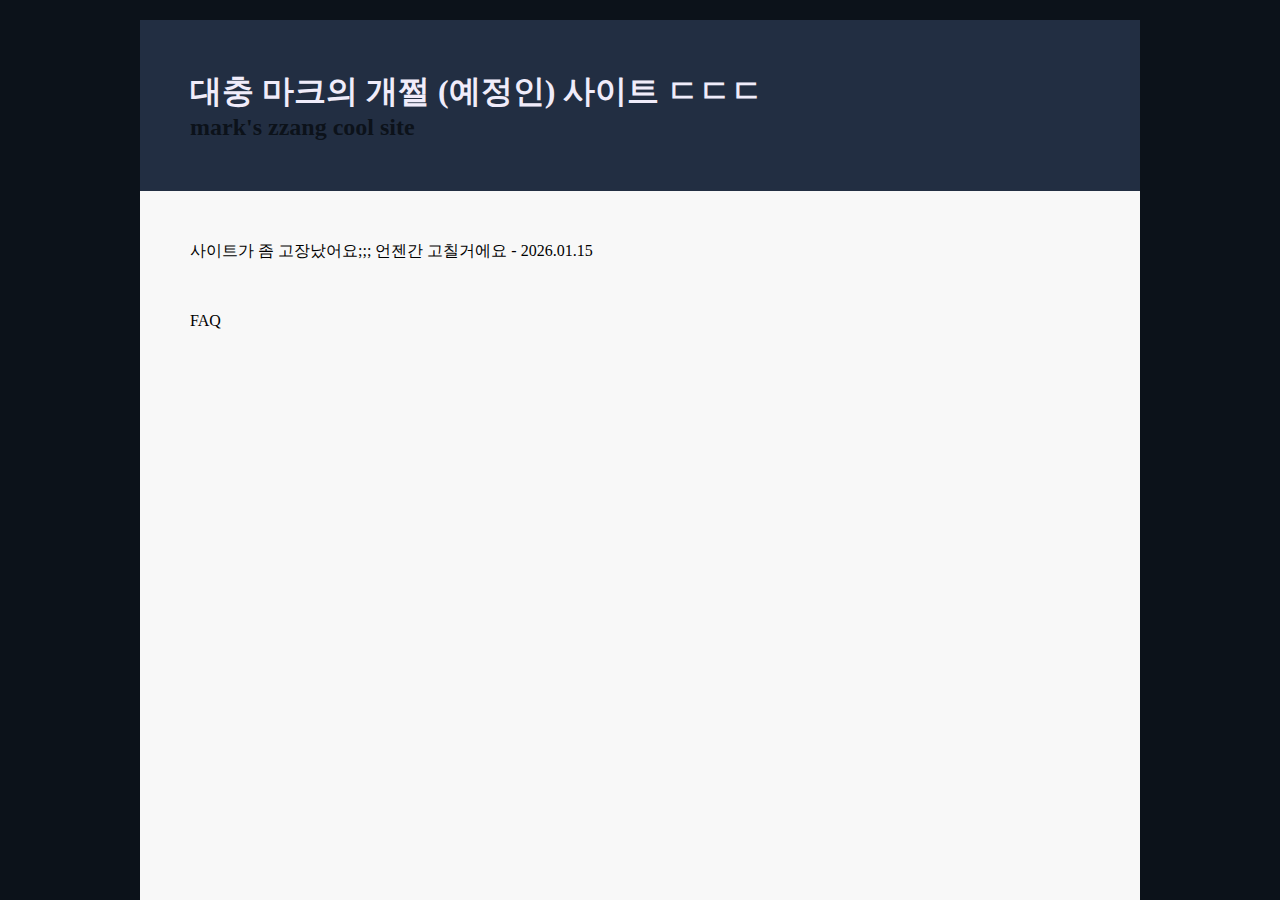
<file: index.html>
<!DOCTYPE html>
<html lang="en">
<head>
    <meta charset="UTF-8">
    <meta name="viewport" content="width=device-width, initial-scale=1.0">
    <link rel="stylesheet" href="style.css">

    <link rel="preconnect" href="https://fonts.googleapis.com">
    <link rel="preconnect" href="https://fonts.gstatic.com" crossorigin>
    <link href="https://fonts.googleapis.com/css2?family=Nanum+Myeongjo&display=swap" rel="stylesheet">

    <title>마크의 사이트</title>
</head>
<body>
    <header>
        <a href="/">
            <h1>대충 마크의 개쩔 (예정인) 사이트 ㄷㄷㄷ</h1>
            <h2>mark's zzang cool site</h2>
        </a>
    </header>
    <main>
        사이트가 좀 고장났어요;;;
        언젠간 고칠거에요 
        - 2026.01.15
    </main>
    <footer>
        <div>
            <a href="/faq">FAQ</a>
        </div>
    </footer>
</body>
</html>
</file>
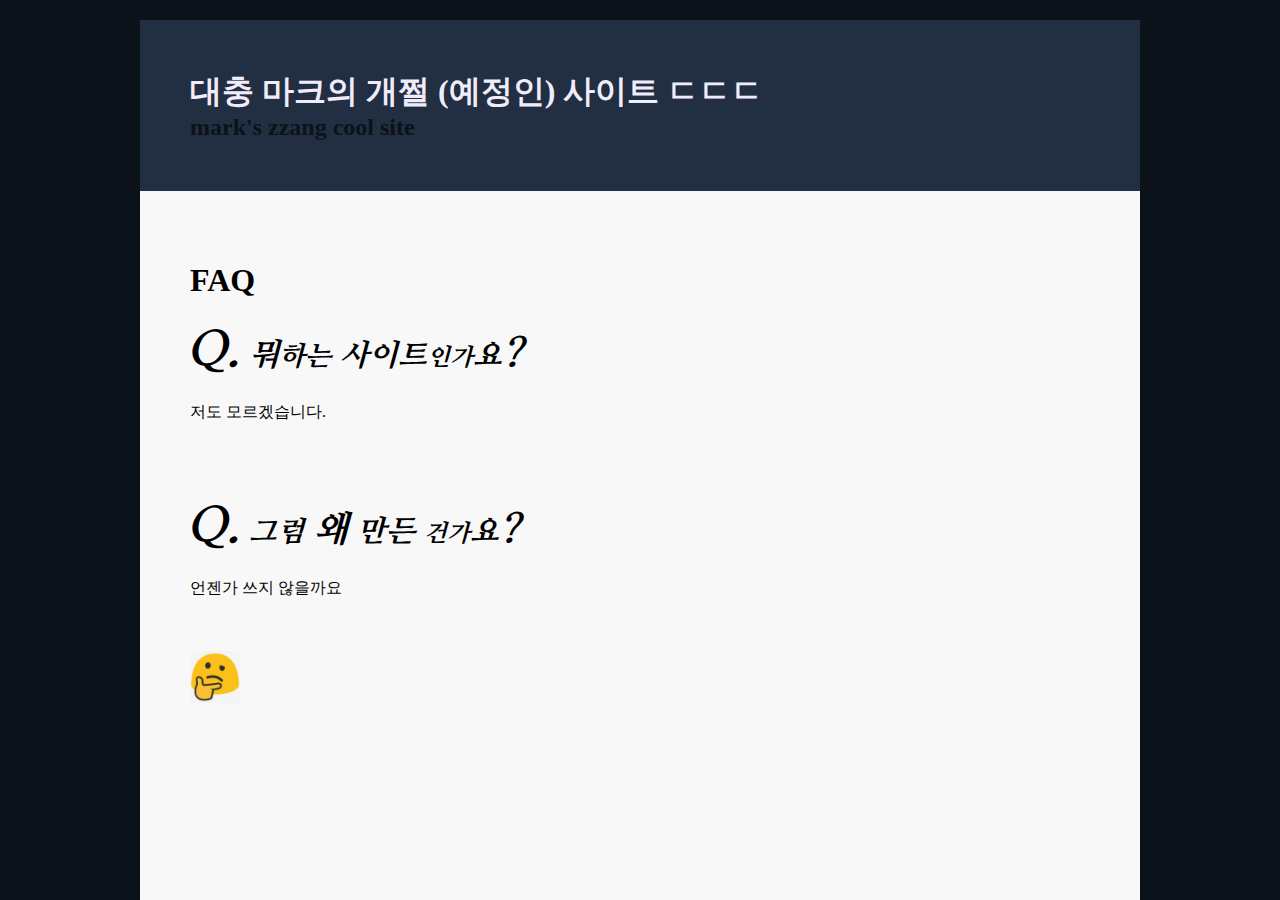
<file: faq/index.html>
<!DOCTYPE html>
<html lang="en">
<head>
    <meta charset="UTF-8">
    <meta name="viewport" content="width=device-width, initial-scale=1.0">
    <link rel="stylesheet" href="/style.css">

    <link rel="preconnect" href="https://fonts.googleapis.com">
    <link rel="preconnect" href="https://fonts.gstatic.com" crossorigin>
    <link href="https://fonts.googleapis.com/css2?family=Nanum+Myeongjo&display=swap" rel="stylesheet">

    <title>마크의 사이트</title>
</head>
<body>
    <header>
        <a href="/">
            <h1>대충 마크의 개쩔 (예정인) 사이트 ㄷㄷㄷ</h1>
            <h2>mark's zzang cool site</h2>
        </a>
    </header>
    <main>
        <div>
            <h1>FAQ</h1>
            <h1 class="question" style="--base-size: 30px">
                <span style="--s:1.6">Q.</span>&nbsp;<span style="--s:1.05"> 뭐</span><span style="--s:0.9">하는</span> <span style="--s:1.0">사이트</span><span style="--s:0.8">인가</span><span style="--s:1.0">요</span><span style="--s:1.3">?</span>
            </h1>
            <p class="answer">저도 모르겠습니다.</p><br><br>

            <h1 class="question" style="--base-size: 30px">
                <span style="--s:1.6">Q.</span>&nbsp;<span style="--s:0.95"> 그럼</span> <span style="--s:1.2">왜</span> <span style="--s:1.0">만든</span> <span style="--s:0.8">건가</span><span style="--s:1.0">요</span><span style="--s:1.3">?</span>
            </h1>
            <p class="answer">언젠가 쓰지 않을까요</p><br><br>

            <img src="/images/questioned.png" alt="공사중ㅇㅇㅇ" width="50px">
        </div>
    </main>
    <footer>
    </footer>
</body>
</html>
</file>
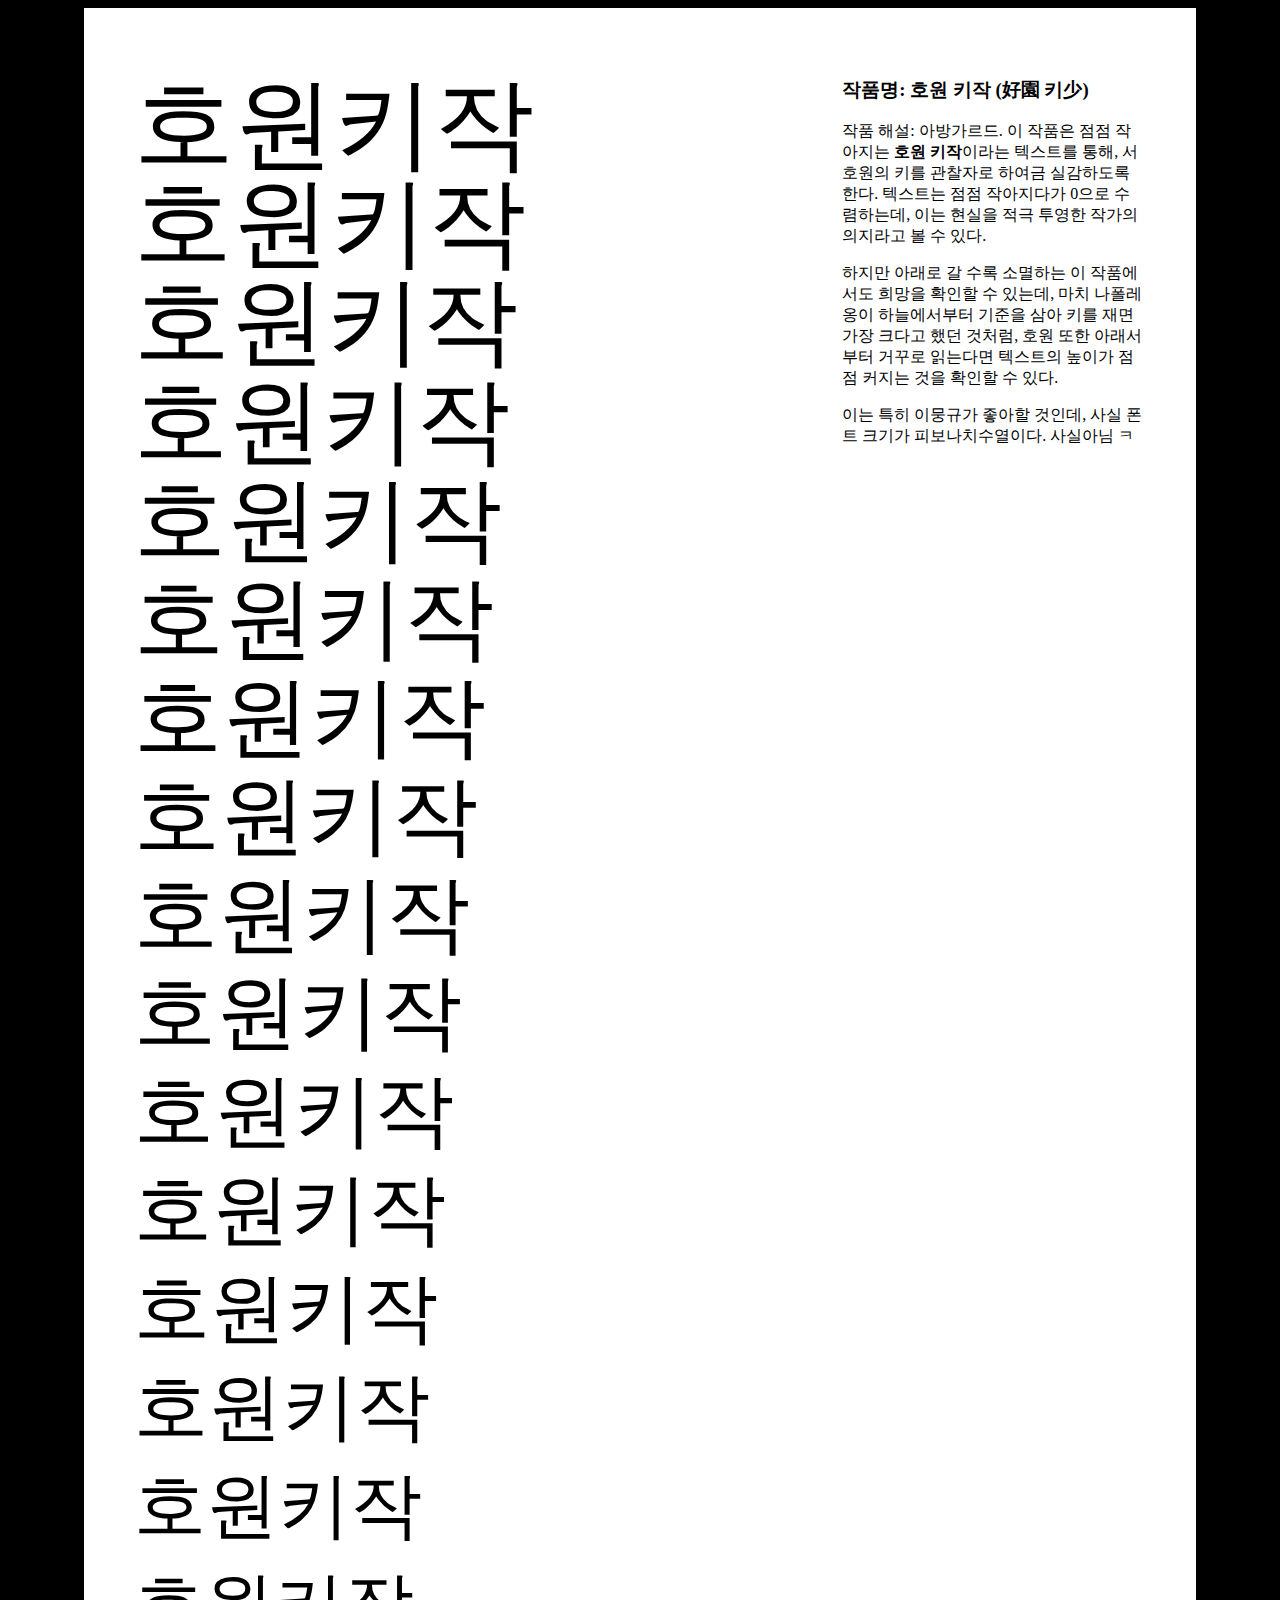
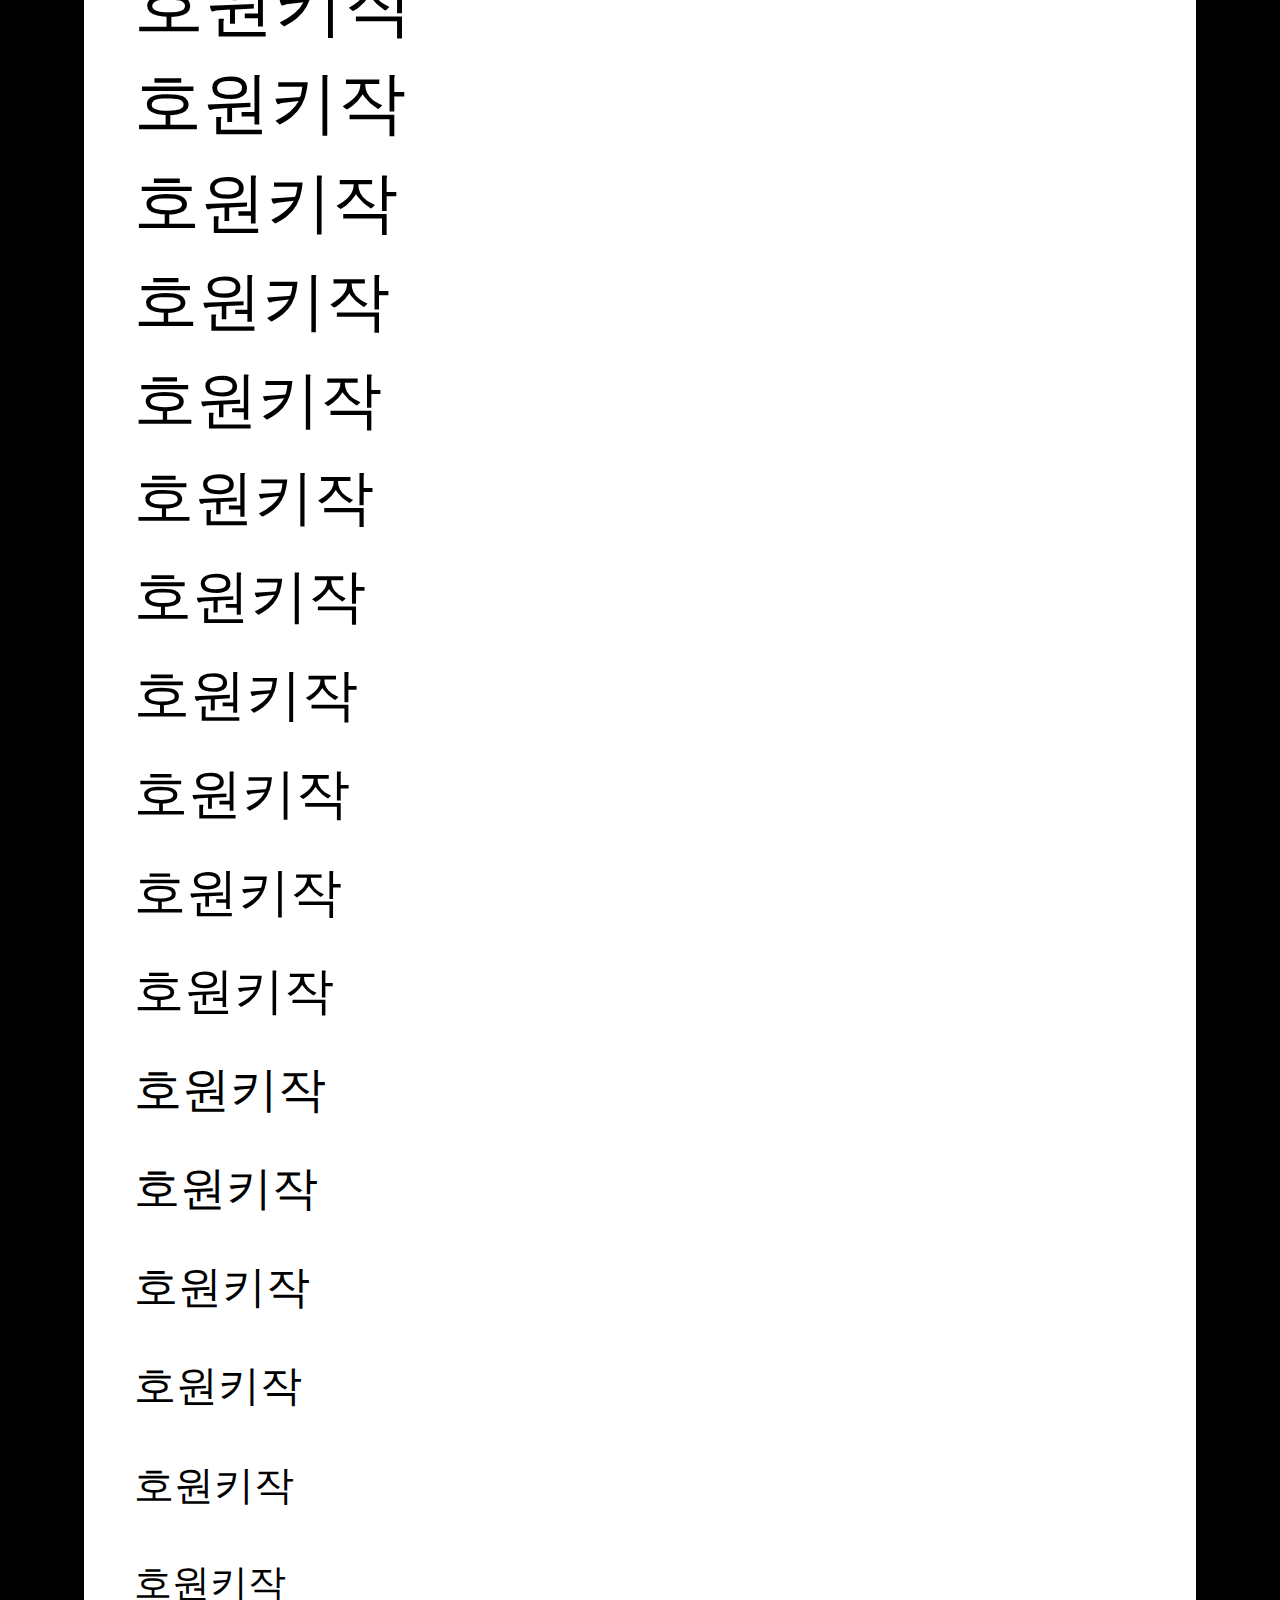
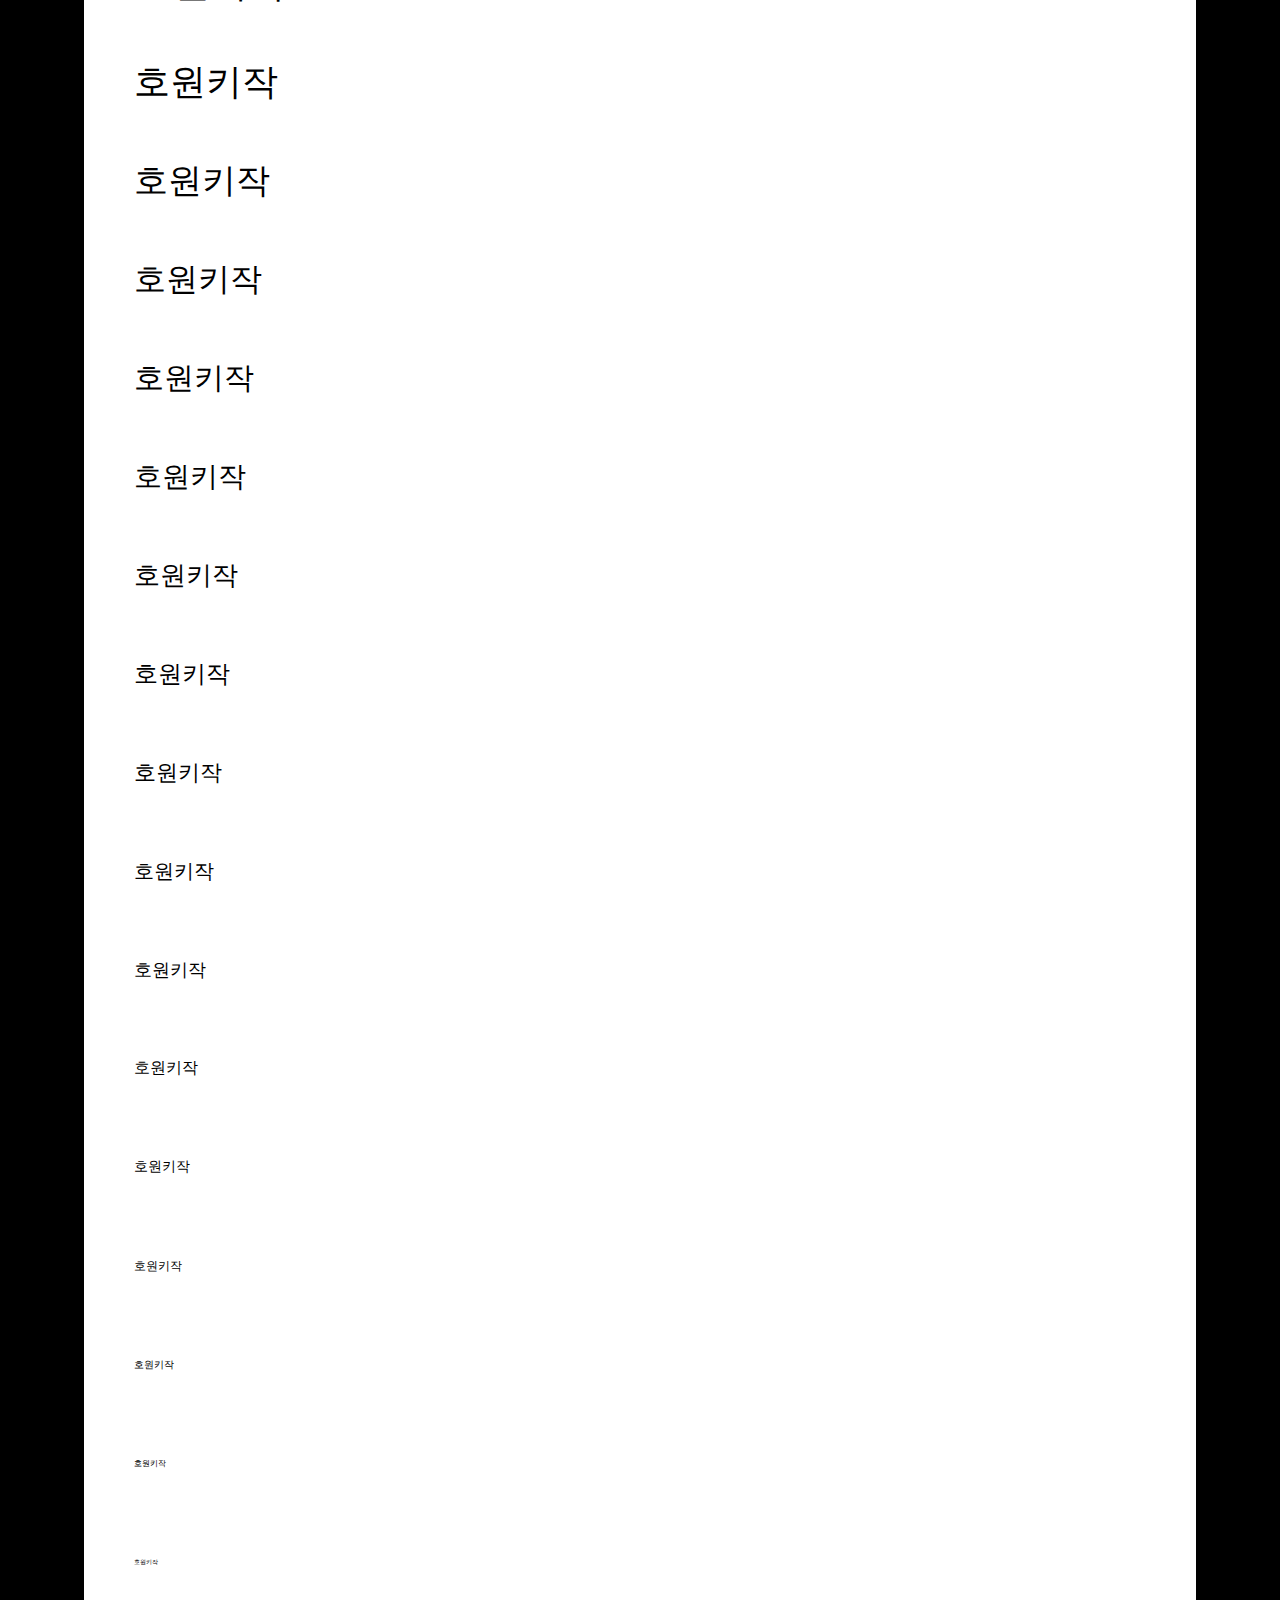
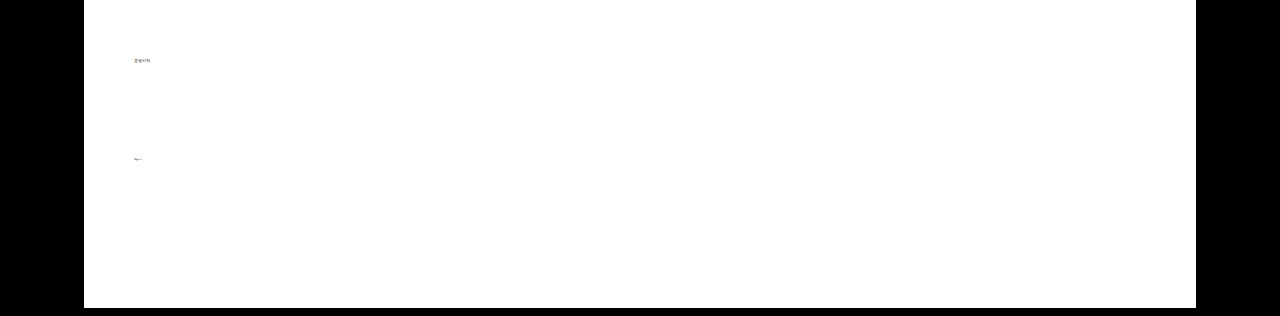
<file: hwcj/index.html>
<!DOCTYPE html>
<html lang="en">
<head>
    <meta charset="UTF-8">
    <meta name="viewport" content="width=device-width, initial-scale=1.0">
    <link rel="stylesheet" href="/hwcj/style.css">
    <title>Document</title>
</head>
<body style="background-color: black;">
    <main>
        <div id="main-container">
            <div id="hohoho">
                <!-- 여기에 호원키작 뭉탱이가 들어감 -->
            </div>
            <div id="about">
                <h3>작품명: 호원 키작 (好園 키少)</h3>
                <p>작품 해설: 아방가르드. 이 작품은 점점 작아지는 <strong>호원 키작</strong>이라는 텍스트를 통해, 서호원의 키를 관찰자로 하여금 실감하도록 한다. 텍스트는 점점 작아지다가 0으로 수렴하는데, 이는 현실을 적극 투영한 작가의 의지라고 볼 수 있다. </p>
                <p>하지만 아래로 갈 수록 소멸하는 이 작품에서도 희망을 확인할 수 있는데, 마치 나폴레옹이 하늘에서부터 기준을 삼아 키를 재면 가장 크다고 했던 것처럼, 호원 또한 아래서부터 거꾸로 읽는다면 텍스트의 높이가 점점 커지는 것을 확인할 수 있다. </p>
                <p>이는 특히 이뭉규가 좋아할 것인데, 사실 폰트 크기가 피보나치수열이다. 사실아님 ㅋ</p>
            </div>
        </div>
    </main>
    
    <script>
        let parent = document.getElementById("hohoho");

        for (let i = 100; i > 0; i -= 2) {
            const newDiv = document.createElement("div");
            newDiv.textContent = "호원키작";
            // newDiv.style = `font-size: ${i}px; height: 100px;`;
            newDiv.style.setProperty("--scale", i);
            newDiv.classList.add("stylish-text");

            parent.appendChild(newDiv);
        }
        
    </script>
</body>
</html>
</file>
<file: style.css>
/* * {
    margin: 0px;
    padding: 0px;
} */

html {
    margin: 0px;
    padding: 0px;
    background-color: oklch(0.18 0.02 260);
    display: flex;
    justify-content: center;
}

body {
    margin: 0px;
    width: 1000px;
    min-height: calc(100vh - 20px);
    margin-top: 20px;
    background-color: oklch(0.98 0 300);
}

a, a:visited, a:hover, a:active {
    text-decoration: none;
    color: inherit;
}

header {
    /* height: 140px; */
    background-color: oklch(0.3 0.04 260);
    padding: 50px;
}

header h1 {
    margin: 0px;
    /* padding: 50px; */
    color: oklch(0.95 0.02 300);
}

header h2 {
    margin: 0px;
    color: oklch(0.18 0.02 260);
}

main {
    padding: 50px;
    /* background-color: oklch(0.95 0.0 300); */
}

footer {
    padding-left: 50px;
    padding-right: 50px;
}


.question {
    /* font-size: 36px; */
    font-weight: 800;
    font-family: "Nanum Myeongjo", serif;
    font-style: normal;
    transform: skewX(-15deg);
}

.question span {
    display: inline-block;
    font-size: calc(var(--s) * var(--base-size));
    /* transform: scale(var(--s)); */
}
</file>
<file: hwcj/style.css>
main {
    display: flex;
    justify-content: center;
}

#main-container {
    display: flex;
    width: 80%;
    background-color: white;
    padding: 50px;
}

#hohoho {
    width: 70%;
}

#about {
    width: 30%;
}

.stylish-text {
    font-size: calc(var(--scale) * 1px);
    height: 100px;
}

/* reactive web design dd */

/* for tablet amado */
@media (max-width: 768px) {
    #main-container {
        flex-direction: column;
    }

    #hohoho {
        width: 100%;
    }

    #about {
        width: 100%;
    }
}

/* for mobile phone amado 22*/
@media (max-width: 500px) {
    #main-container {
        padding: calc(20vw - 50px);
        width: 100%;
    }

    .stylish-text {
        font-size: calc(var(--scale) * 0.2vw);
        height: 20vw;
    }
}
</file>
